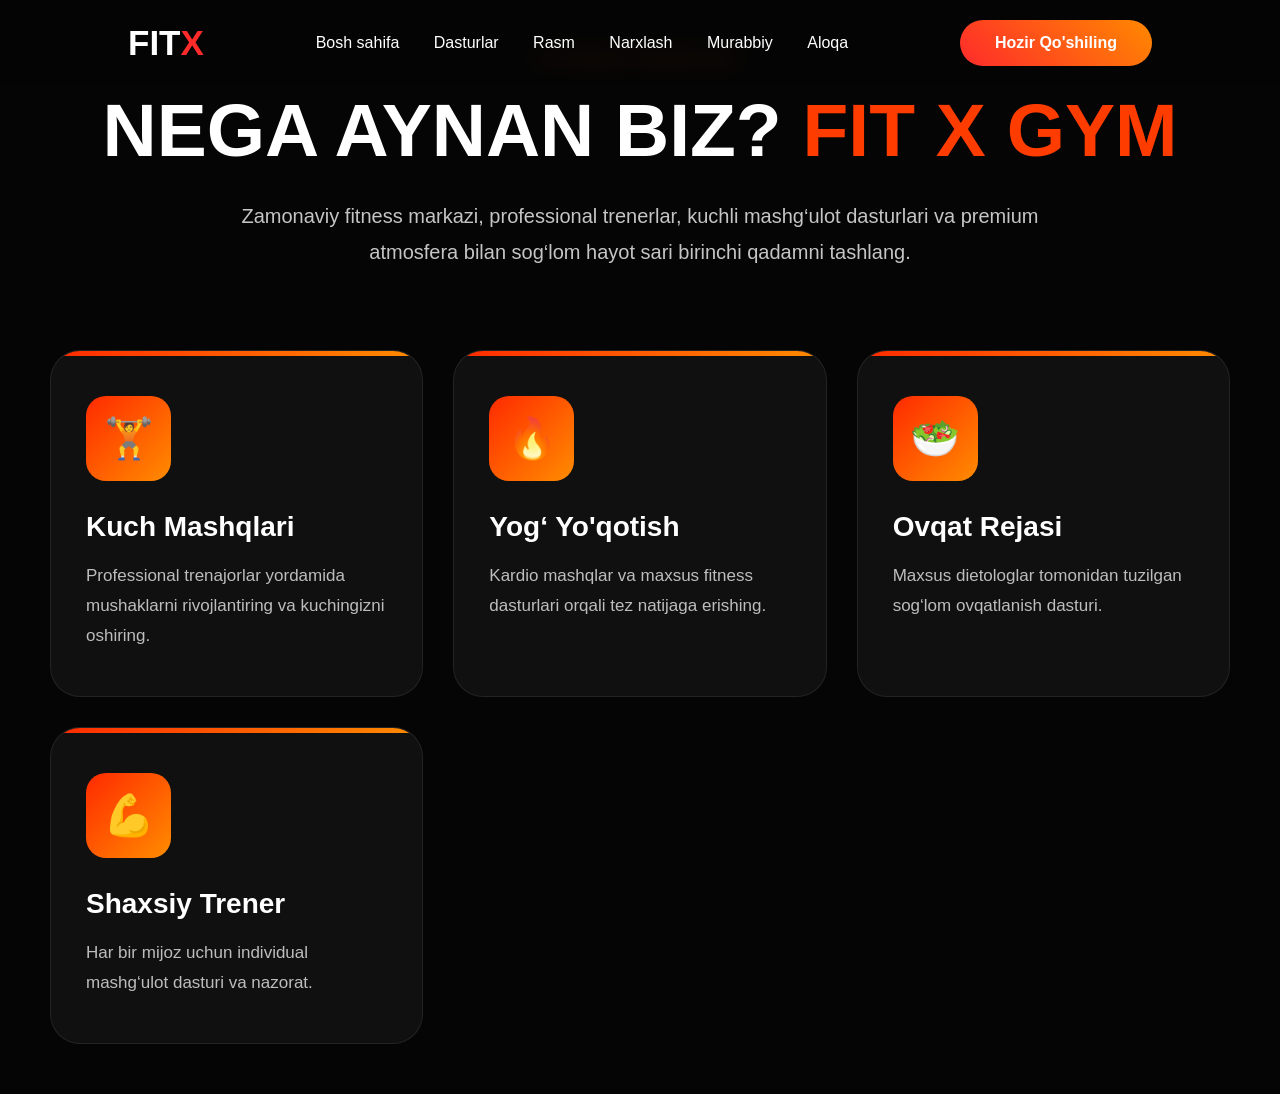
<file: reg.html>
<!DOCTYPE html>
<html lang="en">
<head>
    <meta charset="UTF-8">
    <meta name="viewport" content="width=device-width, initial-scale=1.0">
    <title>Document</title>
    <link rel="stylesheet" href="./reg.css">
</head>
<body>


    <header class="header">

    <div class="logo">
       <span style="color: white;">FIT</span><span>X</span>
    </div>

    <nav class="navbar">

      <a href="index.html">Bosh sahifa</a>
      <a href="index.html">Dasturlar</a>
      <a href="index.html">Rasm</a>
      <a href="index.html">Narxlash</a>
      <a href="index.html">Murabbiy</a>
      <a href="index.html">Aloqa</a>

    </nav>
      <a href="registar.html" class="main-btn">
          Hozir Qo'shiling
      </a>

  </header>
<section id="services" class="services">

    <div class="top">

        <h5>FITNESS MARKAZI</h5>

        <h1>
            NEGA AYNAN BIZ?
            <span>FIT X GYM</span>
        </h1>

        <p>
            Zamonaviy fitness markazi, professional trenerlar,
            kuchli mashg‘ulot dasturlari va premium atmosfera bilan
            sog‘lom hayot sari birinchi qadamni tashlang.
        </p>

    </div>


    <div class="cards">

        <div class="card">

            <div class="icon">🏋️</div>

            <h2>Kuch Mashqlari</h2>

            <p>
                Professional trenajorlar yordamida mushaklarni rivojlantiring
                va kuchingizni oshiring.
            </p>

        </div>


        <div class="card">

            <div class="icon">🔥</div>

            <h2>Yog‘ Yo'qotish</h2>

            <p>
                Kardio mashqlar va maxsus fitness dasturlari orqali
                tez natijaga erishing.
            </p>

        </div>


        <div class="card">

            <div class="icon">🥗</div>

            <h2>Ovqat Rejasi</h2>

            <p>
                Maxsus dietologlar tomonidan tuzilgan sog‘lom
                ovqatlanish dasturi.
            </p>

        </div>


        <div class="card">

            <div class="icon">💪</div>

            <h2>Shaxsiy Trener</h2>

            <p>
                Har bir mijoz uchun individual mashg‘ulot dasturi
                va nazorat.
            </p>

        </div>

    </div>

</section>
</body>
</html>
</file>
<file: reg.css>
*{
    padding: 0;
    margin: 0;
   box-sizing: border-box;
  font-family:'Poppins',sans-serif;
}
html{
    scroll-behavior:smooth;
}






.services{
    background:#050505;
    position:relative;
    overflow:hidden;
    padding: 50px;
}





.services::before{
    position:absolute;
    width:500px;
    height:500px;
    background:rgba(255,60,0,.15);
    border-radius:50%;
    filter:blur(130px);
    right:-150px;
    top:100px;
}


.header{
  width:100%;
  padding:20px 10%;
  position:fixed;
  top:0;
  left:0;
  display:flex;
  justify-content:space-between;
  align-items:center;
  z-index:1000;
  background:#050505d0;
  backdrop-filter:blur(10px);
}

.logo{
  font-size:35px;
  font-weight:900;
}

.logo span{
  color:#ff2b2b;
}

.navbar a{
  text-decoration:none;
  color:#fff;
  margin:0 15px;
  transition:.4s;
  position:relative;
}

.navbar a::after{
  content:'';
  position:absolute;
  width:0%;
  height:2px;
  background:#ff2b2b;
  left:0;
  bottom:-5px;
  transition:.4s;
}

.navbar a:hover::after{
  width:100%;
}

.navbar a:hover{
  color:#ff2b2b;
}

/* BUTTONS */

.main-btn,
.card-btn{
  padding:14px 35px;
  border:none;
  border-radius:40px;
  background:linear-gradient(45deg,#ff2b2b,#ff8800);
  color:#fff;
  font-weight:600;
  cursor:pointer;
  transition:.4s;
}

.main-btn{
  text-decoration: none;
}

.main-btn:hover,
.card-btn:hover{
  transform:translateY(-8px) scale(1.05);
  box-shadow:0 15px 40px #ff2b2b66;
}

.border-btn{
  padding:14px 35px;
  border-radius:40px;
  border:2px solid #ff2b2b;
  background:transparent;
  color:#fff;
  cursor:pointer;
  transition:.4s;
}

.border-btn:hover{
  background:#ff2b2b;
}


.top{
    text-align:center;
    position:relative;
    z-index:2;
}

.top h5{
    color:#ff3c00;
    letter-spacing:4px;
    margin-bottom:20px;
    font-size:15px;
}

.top h1{
    font-size:75px;
    color:#fff;
    margin-bottom:25px;
    font-weight:900;
}

.top h1 span{
    color:#ff3c00;
}

.top p{
    max-width:850px;
    margin:auto;
    color:#c5c5c5;
    font-size:20px;
    line-height:36px;
}





.cards{
    margin-top:80px;
    display:grid;
    grid-template-columns:repeat(auto-fit,minmax(280px,1fr));
    gap:30px;
    position:relative;
    z-index:2;
}



/* CARD */

.card{
    background:#101010;
    padding:45px 35px;
    border-radius:30px;
    border:1px solid rgba(255,255,255,.08);
    transition:.5s;
    position:relative;
    overflow:hidden;
}

.card::before{
    content:'';
    position:absolute;
    width:100%;
    height:5px;
    background:linear-gradient(90deg,#ff2a00,#ff8c00);
    top:0;
    left:0;
}

.card:hover{
    transform:translateY(-15px);
    box-shadow:0 0 40px rgba(255,70,0,.25);
    border-color:#ff3c00;
}



/* ICON */

.icon{
    width:85px;
    height:85px;
    background:linear-gradient(135deg,#ff2a00,#ff8c00);
    border-radius:20px;
    display:flex;
    justify-content:center;
    align-items:center;
    font-size:40px;
    margin-bottom:30px;
    animation:float 3s ease-in-out infinite;
}



/* TITLE */

.card h2{
    color:#fff;
    font-size:28px;
    margin-bottom:18px;
}



/* TEXT */

.card p{
    color:#bdbdbd;
    line-height:30px;
    font-size:17px;
}



/* ANIMATION */

@keyframes float{

    0%{
        transform:translateY(0px);
    }

    50%{
        transform:translateY(-10px);
    }

    100%{
        transform:translateY(0px);
    }

}



/* RESPONSIVE */

@media(max-width:900px){

    .top h1{
        font-size:50px;
    }

    .top p{
        font-size:17px;
        line-height:30px;
    }

}
</file>
